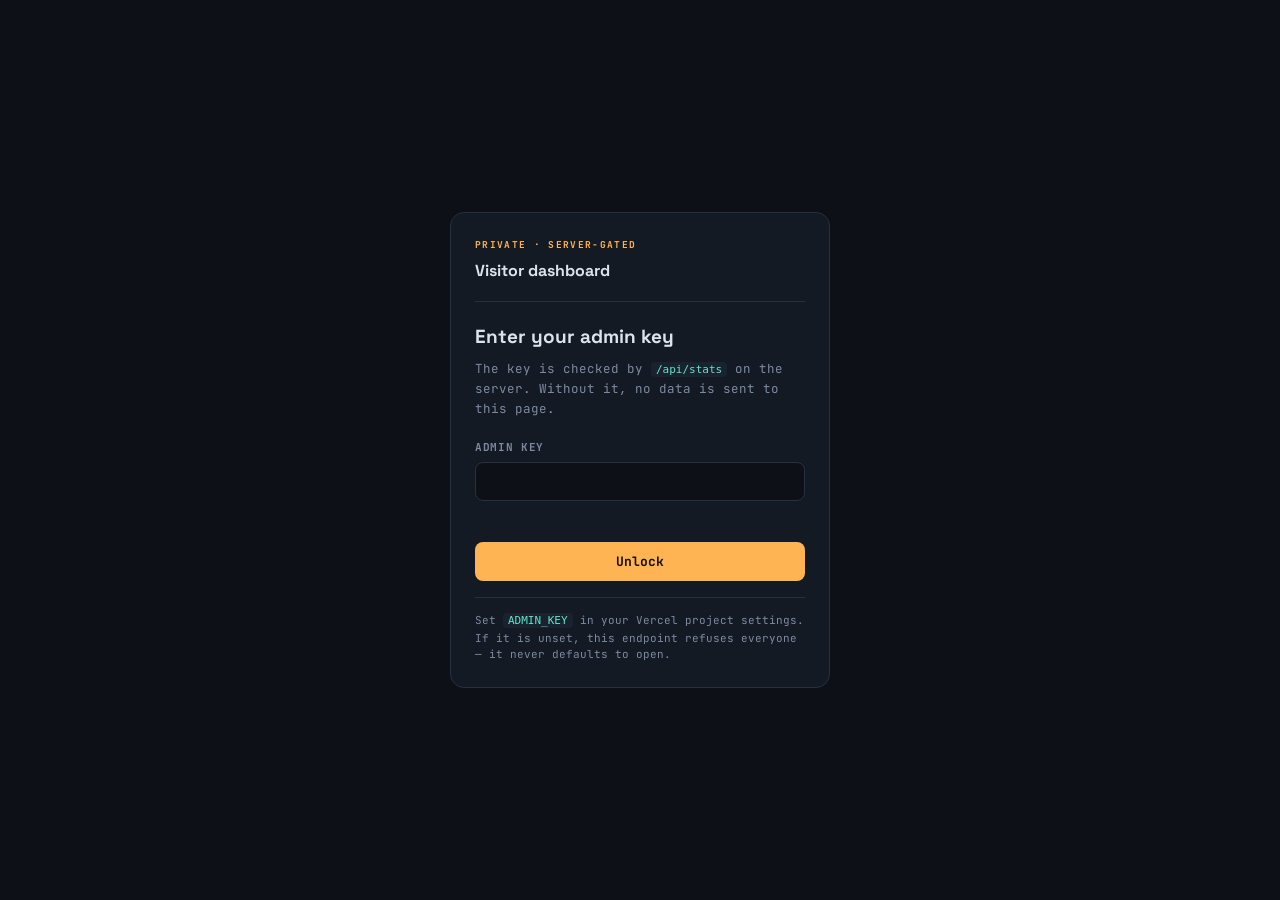
<file: admin.html>
<!DOCTYPE html>
<html lang="en">
<head>
<meta charset="UTF-8">
<meta name="viewport" content="width=device-width, initial-scale=1">
<meta name="robots" content="noindex, nofollow">
<title>Visitor dashboard</title>
<link rel="stylesheet" href="css/style.css">
</head>
<body class="lang-en">

<div class="authscreen" id="gate">
  <div class="authcard">
    <div class="authhead">
      <div>
        <div class="eyebrow">private · server-gated</div>
        <h2 id="a-brand">Visitor dashboard</h2>
      </div>
    </div>
    <h2>Enter your admin key</h2>
    <div class="sub">The key is checked by <code>/api/stats</code> on the server. Without it, no data is sent to this page.</div>
    <form onsubmit="return unlock(event)">
      <label class="field">
        <span>Admin key</span>
        <input id="key" type="password" autocomplete="current-password" spellcheck="false">
      </label>
      <div class="autherr" id="gateerr"></div>
      <button class="authbtn" type="submit">Unlock</button>
    </form>
    <div class="authnote">Set <code>ADMIN_KEY</code> in your Vercel project settings. If it is unset, this endpoint refuses everyone — it never defaults to open.</div>
  </div>
</div>

<div id="dash" style="display:none;">
  <header id="dashhead">
    <div class="headtop">
      <div>
        <div class="eyebrow">private dashboard</div>
        <h1>Who opened the site</h1>
        <div class="sub" id="freshness"></div>
      </div>
      <div style="display:flex; gap:8px; flex-wrap:wrap;">
        <button class="resetbtn" onclick="load()">↻ Refresh</button>
        <button class="resetbtn" onclick="lock()">Lock</button>
        <a class="resetbtn" href="index.html" style="text-decoration:none;">← Course</a>
      </div>
    </div>
  </header>

  <main class="dashbody">
    <div id="notice"></div>
    <div class="tiles" id="tiles"></div>
    <div class="panels" id="panels"></div>
    <div class="panel">
      <h3>Recent visits</h3>
      <div class="tablescroll"><table id="recent"></table></div>
    </div>
    <p class="footnote">
      Location is country/city resolved from the request by Vercel's edge — no IP addresses are stored.
      Only the newest 5,000 events are kept; older ones roll off.
    </p>
  </main>
</div>

<script src="js/admin.js"></script>

</body>
</html>
</file>
<file: css/style.css>
@import url('https://fonts.googleapis.com/css2?family=JetBrains+Mono:wght@400;500;700;800&family=Space+Grotesk:wght@500;700&family=Noto+Sans+Bengali:wght@400;500;700&family=Noto+Sans+Devanagari:wght@400;500;700&display=swap');

:root{
  --bg:#0d1117; --panel:#131a24; --panel-2:#1a2230; --line:#26303f;
  --text:#dbe4ee; --dim:#7c8ba1; --accent:#ffb454; --accent-2:#5ee6c8; --danger:#ff6b6b;
  --basic:#5ee6c8; --inter:#ffb454; --adv:#ff8fa3;
  --mono:'JetBrains Mono', monospace; --disp:'Space Grotesk', sans-serif;
  --bn:'Noto Sans Bengali','Space Grotesk',sans-serif;
  --hi:'Noto Sans Devanagari','Space Grotesk',sans-serif;
}
*{box-sizing:border-box;}

/* Each language sets two fonts: --ui-font for body prose, --ui-disp for headings.
   Latin scripts split those (mono vs Space Grotesk); Bengali and Devanagari use one
   face for both. Adding a language = one font var plus one line here, no new selectors. */
body{ --ui-font:var(--mono); --ui-disp:var(--disp); margin:0; background:var(--bg); color:var(--text); font-family:var(--mono); line-height:1.6; }
body.lang-bn{ --ui-font:var(--bn); --ui-disp:var(--bn); }
body.lang-hi{ --ui-font:var(--hi); --ui-disp:var(--hi); }
::selection{ background:var(--accent); color:#0d1117; }

header{ padding:22px 24px 16px; border-bottom:1px solid var(--line); position:sticky; top:0; background:var(--bg); z-index:20; }
.headtop{ display:flex; justify-content:space-between; align-items:flex-start; gap:14px; flex-wrap:wrap; }
.eyebrow{ font-size:11px; letter-spacing:.14em; color:var(--accent); text-transform:uppercase; font-weight:700;}
h1{ font-family:var(--ui-disp); font-size:23px; margin:6px 0 4px; font-weight:700; }
/* Prose elements that follow the reading font rather than the code font. */
.explain, .challenge, .sub, .grouplabel, .mmeta, .done-check, .navfoot button,
nav .item div:last-child, .userchip, .authcard, .field span{ font-family:var(--ui-font); }
.sub{ color:var(--dim); font-size:13px; }

.langswitch{ display:flex; border:1px solid var(--line); border-radius:8px; overflow:hidden; flex:none; }
/* Each button is labelled in its own script, so this list must cover all three --
   the browser picks a family per glyph, and JetBrains Mono has no Bengali/Devanagari. */
.langswitch button{ background:var(--panel); border:none; color:var(--dim); padding:8px 12px; font-family:'JetBrains Mono','Noto Sans Bengali','Noto Sans Devanagari',monospace; font-size:12px; cursor:pointer; font-weight:700; white-space:nowrap; }
.langswitch button.active{ background:var(--accent); color:#1a1002; }
.langswitch button:not(.active):hover{ background:var(--panel-2); color:var(--text); }

.toprow{ display:flex; align-items:center; gap:12px; margin-top:14px; flex-wrap:wrap; }
.progressbar{ display:flex; align-items:center; gap:10px; flex:1; min-width:220px; }
.progressbar .track{ flex:1; height:7px; background:var(--panel-2); border-radius:4px; overflow:hidden; border:1px solid var(--line);}
.progressbar .fill{ height:100%; width:0%; background:linear-gradient(90deg,var(--basic),var(--inter),var(--adv)); transition:width .4s; }
.progressbar .label{ font-size:12px; color:var(--dim); min-width:120px; text-align:right;}
.resetbtn{ background:none; border:1px solid var(--line); color:var(--dim); padding:7px 12px; border-radius:7px; font-family:var(--mono); font-size:11px; cursor:pointer; }
.resetbtn:hover{ border-color:var(--danger); color:var(--danger); }
.savestate{ font-size:10.5px; color:var(--dim); opacity:.8; }

.wrap{ display:grid; grid-template-columns:250px 1fr; max-width:1240px; margin:0 auto; }
@media (max-width:840px){ .wrap{ grid-template-columns:1fr; } nav{ position:static !important; max-height:none !important;} }

nav{ border-right:1px solid var(--line); padding:16px 10px; align-self:start; position:sticky; top:150px; max-height:calc(100vh - 168px); overflow:auto; }
.grouplabel{ font-size:10px; letter-spacing:.1em; text-transform:uppercase; color:var(--dim); padding:14px 10px 6px; font-weight:700; }
.grouplabel:first-child{ padding-top:4px; }
nav .item{ display:flex; gap:9px; align-items:flex-start; padding:8px 10px; border-radius:8px; cursor:pointer; font-size:12px; color:var(--dim); margin-bottom:1px; border:1px solid transparent; }
nav .item:hover{ background:var(--panel); color:var(--text); }
nav .item.active{ background:var(--panel-2); color:var(--text); border-color:var(--line); }
nav .num{ flex:none; width:18px; height:18px; border-radius:50%; border:1px solid var(--line); display:flex; align-items:center; justify-content:center; font-size:9px; color:var(--dim); margin-top:1px; }
nav .item.active .num{ border-color:var(--accent); color:var(--accent); }
nav .item.done .num{ background:var(--accent-2); color:#0d1117; border-color:var(--accent-2); }

main{ padding:24px 28px 90px; min-width:0; max-width:820px; }
.module{ display:none; }
.module.active{ display:block; animation:fade .25s ease; }
@keyframes fade{ from{opacity:0; transform:translateY(6px);} to{opacity:1; transform:none;} }

.mtitle{ font-family:var(--ui-disp); font-size:21px; font-weight:700; margin:0 0 4px; display:flex; align-items:center; gap:10px; flex-wrap:wrap;}
.level{ font-family:var(--mono); font-size:10px; padding:3px 9px; border-radius:20px; border:1px solid; text-transform:uppercase; letter-spacing:.05em; font-weight:700; }
.level.Basic{ color:var(--basic); border-color:var(--basic); }
.level.Intermediate{ color:var(--inter); border-color:var(--inter); }
.level.Advanced{ color:var(--adv); border-color:var(--adv); }
.mmeta{ color:var(--dim); font-size:12px; margin-bottom:18px; }

.explain{ font-size:14.5px; color:var(--text); margin-bottom:14px; }
.explain code{ background:var(--panel-2); padding:1px 6px; border-radius:4px; color:var(--accent-2); font-size:13px; font-family:var(--mono); }
.explain ul{ padding-left:20px; margin:10px 0; }
.explain li{ margin-bottom:6px; }
.explain p{ margin:0 0 12px; }
.explain h4{ font-family:var(--ui-disp); font-size:14px; color:var(--accent); margin:20px 0 6px; text-transform:uppercase; letter-spacing:.04em; }
/* Uppercasing is a Latin-only effect -- it does nothing for Bengali/Devanagari and the
   extra letter-spacing hurts conjunct characters, so both are dropped there. */
body:not(.lang-en) .explain h4{ text-transform:none; }
.explain .why{ border-left:3px solid var(--accent-2); padding:10px 14px; background:rgba(94,230,200,.05); margin:14px 0; border-radius:0 8px 8px 0; }
.explain .why b{ color:var(--accent-2); }
.explain .warn{ border-left:3px solid var(--danger); padding:10px 14px; background:rgba(255,107,107,.05); margin:14px 0; border-radius:0 8px 8px 0; }
.explain .warn b{ color:var(--danger); }

.editor{ background:var(--panel); border:1px solid var(--line); border-radius:10px; overflow:hidden; margin:16px 0; }
.editor .bar{ display:flex; justify-content:space-between; align-items:center; padding:8px 12px; background:var(--panel-2); border-bottom:1px solid var(--line); font-size:11px; color:var(--dim); }
.editor .bar .dots{ display:flex; gap:5px; }
.editor .bar .dots span{ width:8px; height:8px; border-radius:50%; background:var(--line); }
.runbtn{ background:var(--accent); color:#1a1002; border:none; padding:5px 14px; border-radius:6px; font-family:var(--mono); font-weight:700; font-size:11.5px; cursor:pointer; }
.runbtn:hover{ filter:brightness(1.08); }
textarea.code{ width:100%; min-height:140px; background:var(--panel); color:var(--text); border:none; resize:vertical; font-family:var(--mono); font-size:12.5px; padding:14px; outline:none; tab-size:2; }
.output{ border-top:1px solid var(--line); padding:10px 14px; font-size:12.5px; min-height:20px; background:#0a0f16; white-space:pre-wrap; word-break:break-word; font-family:var(--mono); }
.output .ok{ color:var(--accent-2); }
.output .err{ color:var(--danger); }
.output .muted{ color:var(--dim); font-style:italic; }

.challenge{ border:1px dashed var(--line); border-radius:10px; padding:14px 16px; margin-top:16px; background:rgba(255,180,84,.04); }
.challenge .lbl{ font-size:11px; letter-spacing:.1em; color:var(--accent); text-transform:uppercase; font-weight:700; margin-bottom:6px;}
.challenge .lbl{ font-family:var(--mono); } /* stays monospace in every language */

.navfoot{ display:flex; align-items:center; justify-content:space-between; margin-top:26px; gap:10px; flex-wrap:wrap; }
.navfoot button{ background:var(--panel-2); border:1px solid var(--line); color:var(--text); padding:9px 16px; border-radius:8px; font-family:var(--mono); font-size:12px; cursor:pointer; }
.navfoot button:hover{ border-color:var(--accent); color:var(--accent); }
.navfoot button:disabled{ opacity:.3; cursor:default; }
.navfoot button.primary{ background:var(--accent); color:#1a1002; border-color:var(--accent); font-weight:700;}
.done-check{ font-size:11px; color:var(--dim); display:flex; align-items:center; gap:6px; }
.done-check input{ accent-color:var(--accent-2); width:14px; height:14px; }

.loadscreen{ padding:60px 24px; text-align:center; color:var(--dim); font-size:13px; }

/* ---- Auth screen ---- */
.userchip{ font-size:11px; color:var(--accent-2); border:1px solid var(--line); background:var(--panel); padding:6px 11px; border-radius:20px; white-space:nowrap; }

/* No header before login, so the card centres in the viewport instead of sitting under one. */
.authscreen{ display:flex; align-items:center; justify-content:center; min-height:100vh; padding:40px 20px; }
.authcard{ width:100%; max-width:380px; background:var(--panel); border:1px solid var(--line); border-radius:14px; padding:24px; }

.authhead{ display:flex; justify-content:space-between; align-items:flex-start; gap:12px; flex-wrap:wrap; padding-bottom:18px; margin-bottom:20px; border-bottom:1px solid var(--line); }
.authhead .eyebrow{ font-size:9.5px; }
.authhead .langswitch button{ padding:5px 8px; font-size:10.5px; }
#a-brand{ font-size:16px; margin:5px 0 0; }

.authcard h2{ font-family:var(--ui-disp); font-size:19px; font-weight:700; margin:0 0 6px; }
.authcard .sub{ font-size:12.5px; margin-bottom:20px; }

.authtabs{ display:flex; border:1px solid var(--line); border-radius:8px; overflow:hidden; margin-bottom:20px; }
.authtabs button{ flex:1; background:var(--panel-2); border:none; color:var(--dim); padding:9px 10px; font-family:inherit; font-size:12px; font-weight:700; cursor:pointer; }
.authtabs button.active{ background:var(--accent); color:#1a1002; }
.authtabs button:not(.active):hover{ color:var(--text); }

.field{ display:flex; flex-direction:column; gap:6px; margin-bottom:14px; }
.field span{ font-size:11px; letter-spacing:.06em; text-transform:uppercase; color:var(--dim); font-weight:700; }
body:not(.lang-en) .field span{ text-transform:none; letter-spacing:0; }
.field input{ background:var(--bg); border:1px solid var(--line); border-radius:8px; color:var(--text); padding:10px 12px; font-family:var(--mono); font-size:13px; outline:none; width:100%; }
.field input:focus{ border-color:var(--accent); }

.autherr{ color:var(--danger); font-size:12px; min-height:17px; margin-bottom:10px; }
.authbtn{ width:100%; background:var(--accent); color:#1a1002; border:none; padding:11px; border-radius:8px; font-family:inherit; font-size:13px; font-weight:700; cursor:pointer; }
.authbtn:hover{ filter:brightness(1.08); }
.authnote{ font-size:11px; color:var(--dim); line-height:1.5; margin-top:16px; padding-top:14px; border-top:1px solid var(--line); }
.authnote.bad{ color:var(--danger); }
.authnote code, .sub code{ background:var(--panel-2); padding:1px 5px; border-radius:4px; color:var(--accent-2); font-size:11px; }

/* ---- Admin dashboard (admin.html) ---- */
#dashhead{ padding:22px 24px 18px; border-bottom:1px solid var(--line); }
.dashbody{ max-width:1180px; margin:0 auto; padding:22px 24px 80px; }

.notice{ border-left:3px solid var(--accent); background:rgba(255,180,84,.06); padding:11px 14px; border-radius:0 8px 8px 0; font-size:12.5px; margin-bottom:20px; }

.tiles{ display:grid; grid-template-columns:repeat(auto-fit,minmax(150px,1fr)); gap:12px; margin-bottom:22px; }
.tile{ background:var(--panel); border:1px solid var(--line); border-radius:11px; padding:15px 16px; }
.tval{ font-family:var(--disp); font-size:25px; font-weight:700; color:var(--accent); line-height:1.15; }
.tlabel{ font-size:10.5px; letter-spacing:.08em; text-transform:uppercase; color:var(--dim); margin-top:5px; font-weight:700; }
.thint{ font-size:10.5px; color:var(--dim); margin-top:4px; opacity:.85; }

.panels{ display:grid; grid-template-columns:repeat(auto-fit,minmax(290px,1fr)); gap:14px; margin-bottom:14px; }
.panel{ background:var(--panel); border:1px solid var(--line); border-radius:11px; padding:15px 16px; margin-bottom:14px; min-width:0; }
.panel h3{ font-family:var(--disp); font-size:12px; letter-spacing:.07em; text-transform:uppercase; color:var(--accent-2); margin:0 0 13px; }
.panel .empty, td.empty{ color:var(--dim); font-size:12px; font-style:italic; }

.bar{ display:grid; grid-template-columns:minmax(70px,34%) 1fr 40px; align-items:center; gap:9px; margin-bottom:7px; font-size:12px; }
.barlabel{ overflow:hidden; text-overflow:ellipsis; white-space:nowrap; color:var(--text); }
.bartrack{ height:7px; background:var(--panel-2); border:1px solid var(--line); border-radius:4px; overflow:hidden; }
.barfill{ height:100%; background:linear-gradient(90deg,var(--basic),var(--inter)); }
.barnum{ text-align:right; color:var(--dim); font-size:11.5px; }

.tablescroll{ overflow-x:auto; }
#recent{ width:100%; border-collapse:collapse; font-size:12px; min-width:660px; }
#recent th{ text-align:left; font-size:10px; letter-spacing:.07em; text-transform:uppercase; color:var(--dim); padding:0 10px 9px; border-bottom:1px solid var(--line); white-space:nowrap; }
#recent td{ padding:8px 10px; border-bottom:1px solid rgba(38,48,63,.5); color:var(--text); vertical-align:top; }
#recent tr:last-child td{ border-bottom:none; }
.badge{ font-size:10px; padding:2px 7px; border-radius:20px; border:1px solid var(--line); color:var(--dim); text-transform:uppercase; letter-spacing:.04em; }
.badge.login{ color:var(--accent-2); border-color:var(--accent-2); }

.footnote{ font-size:11px; color:var(--dim); line-height:1.6; margin-top:18px; }
</file>
